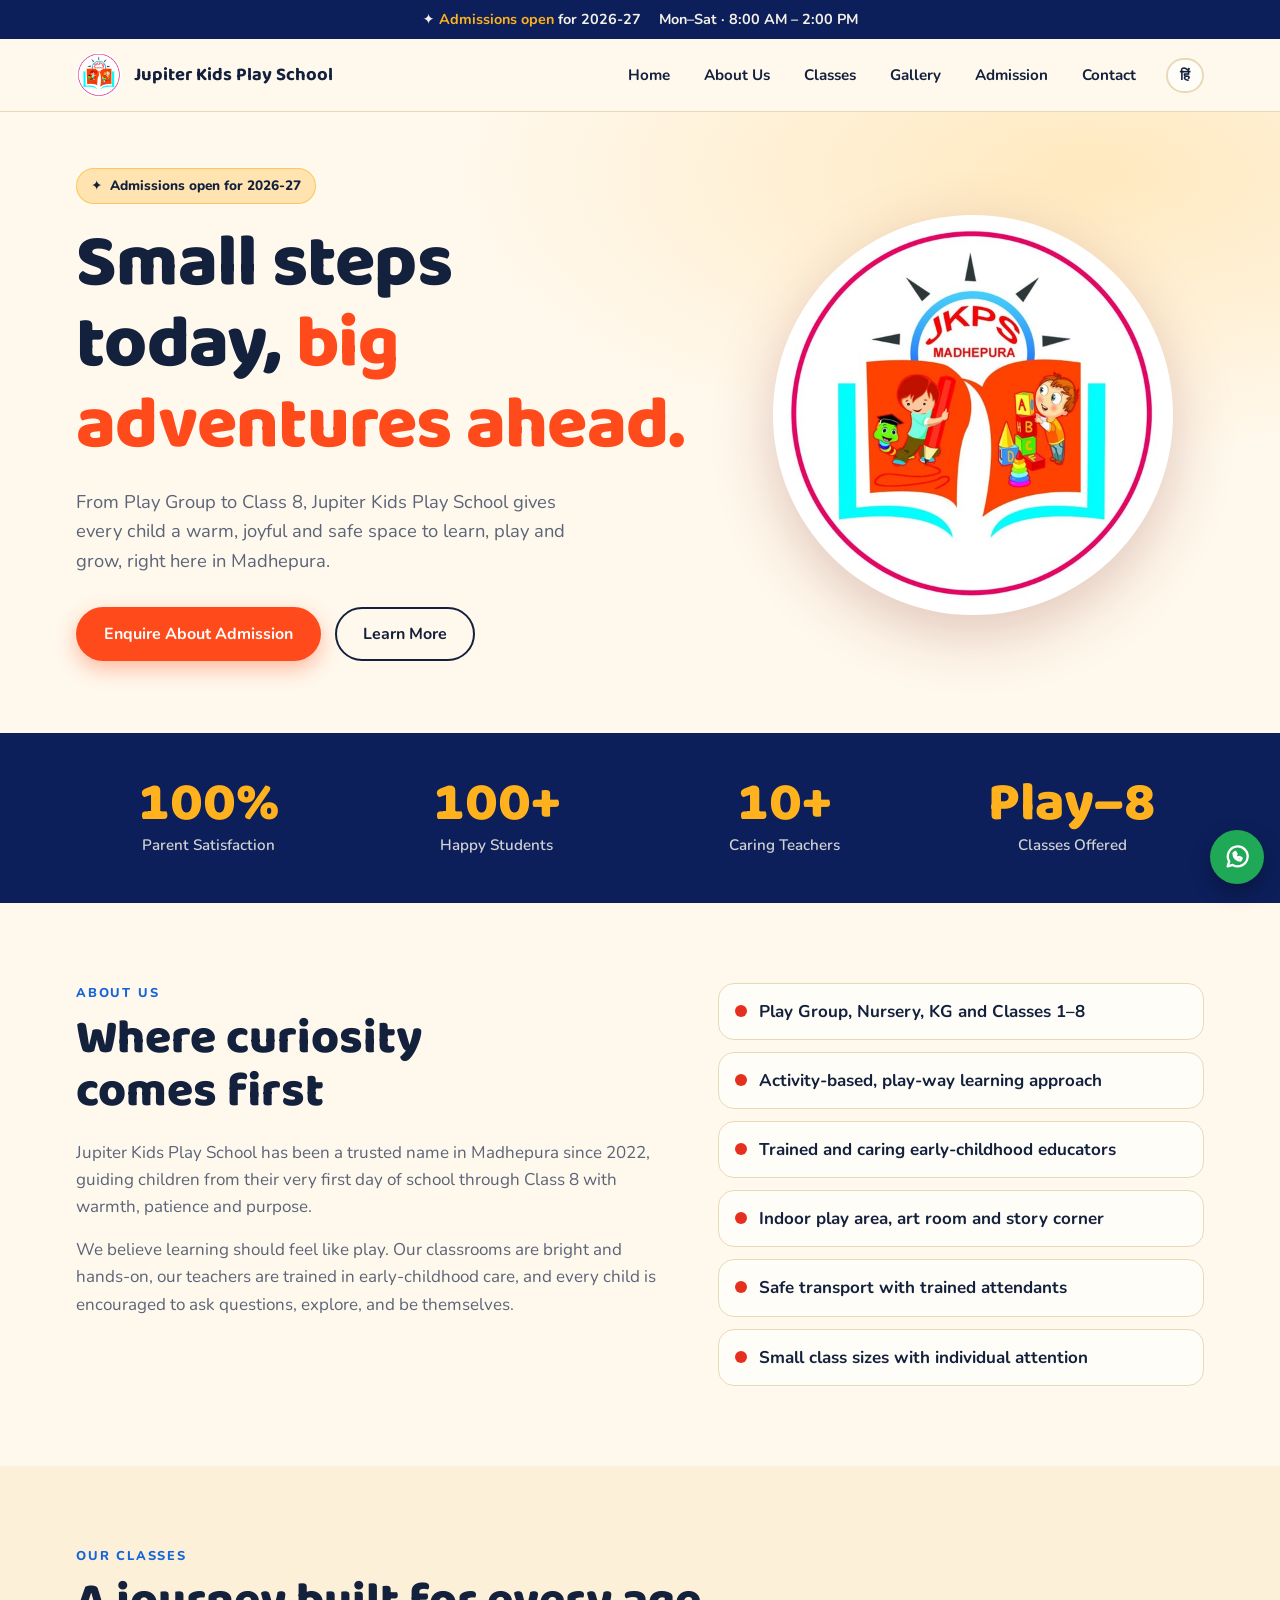
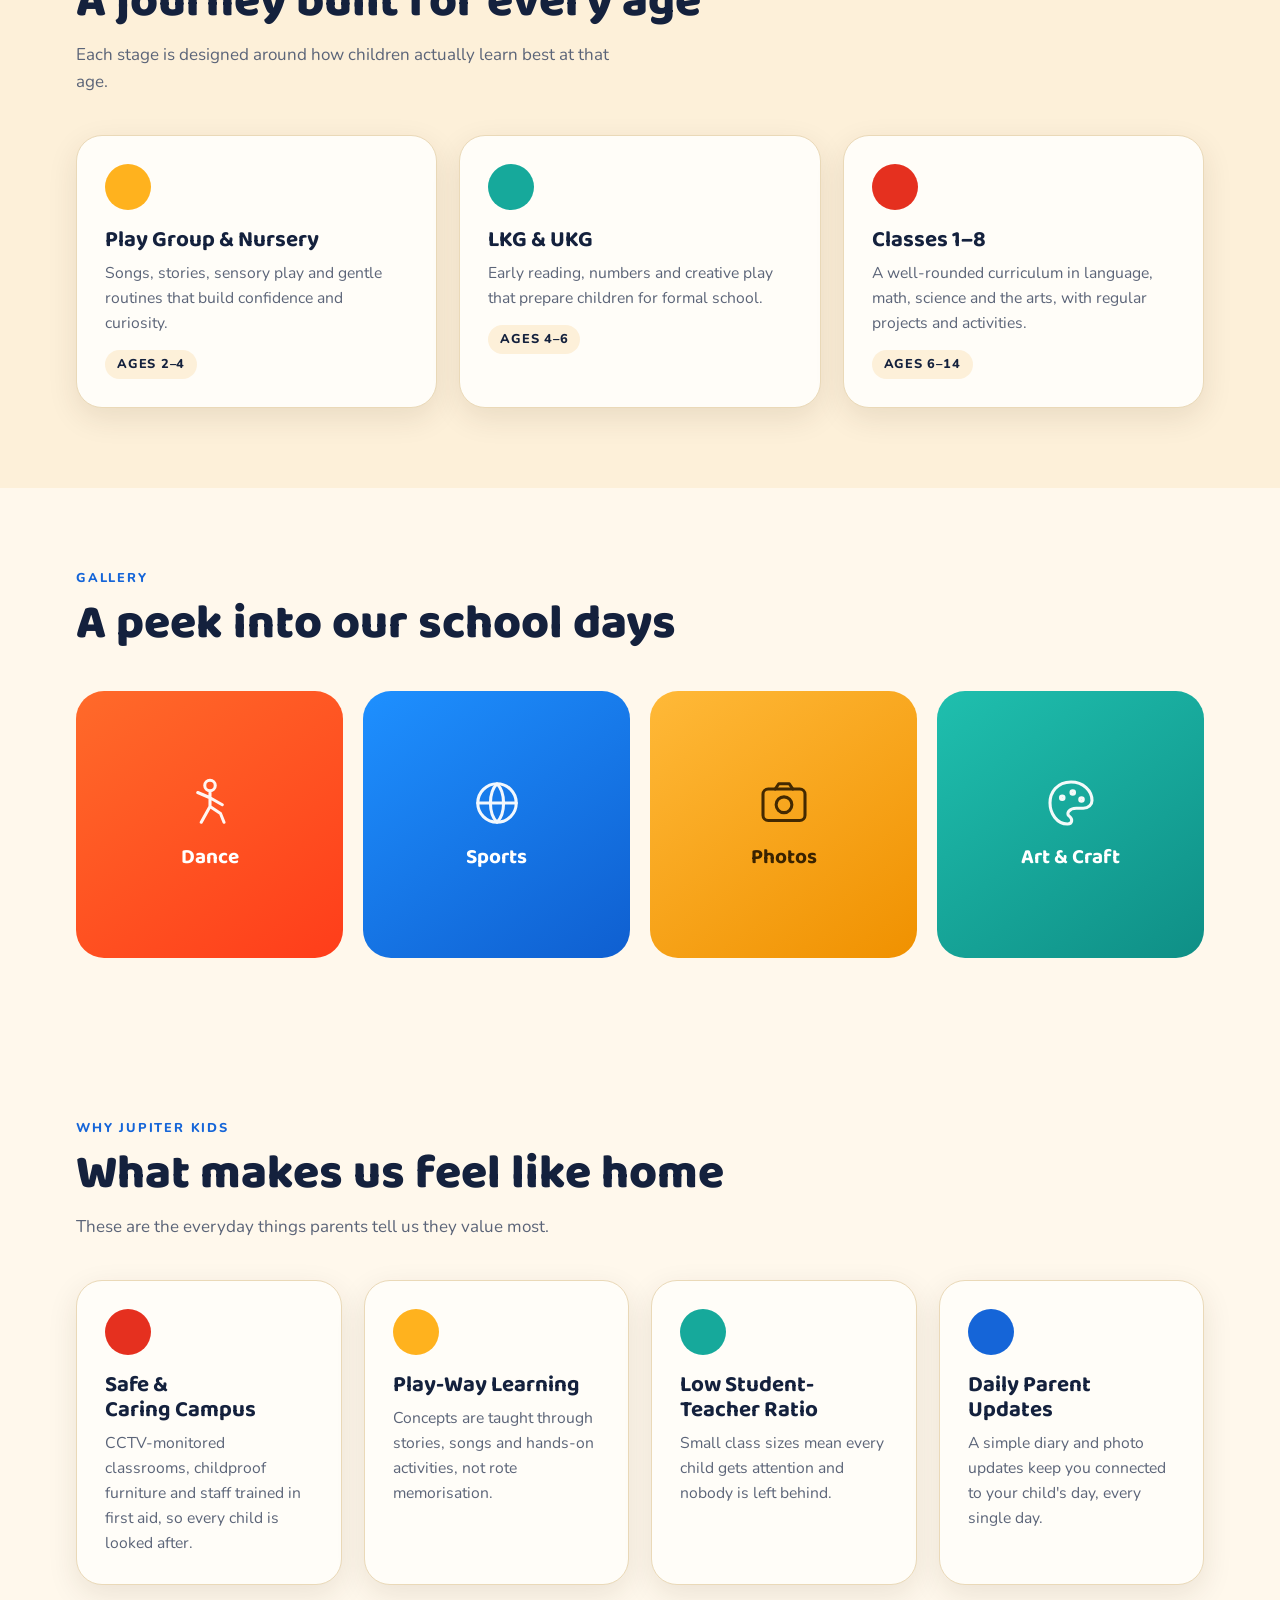
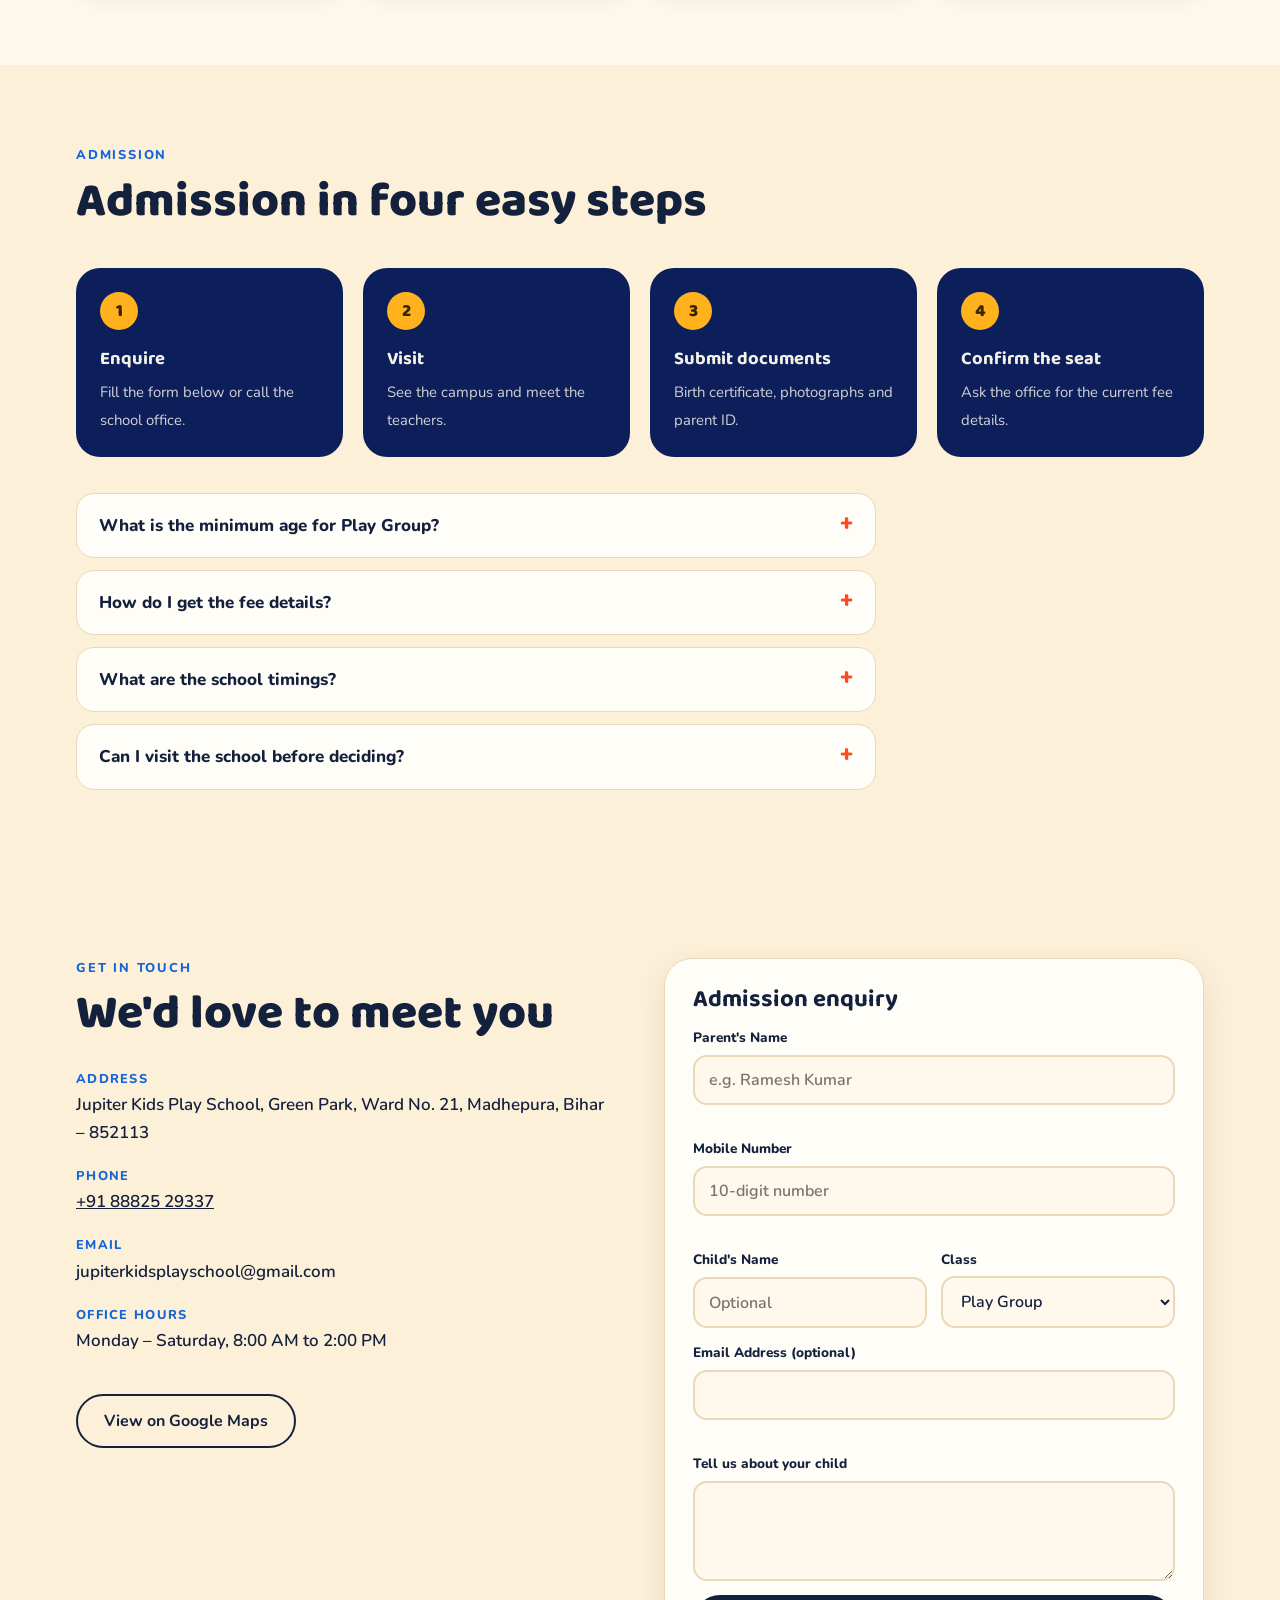
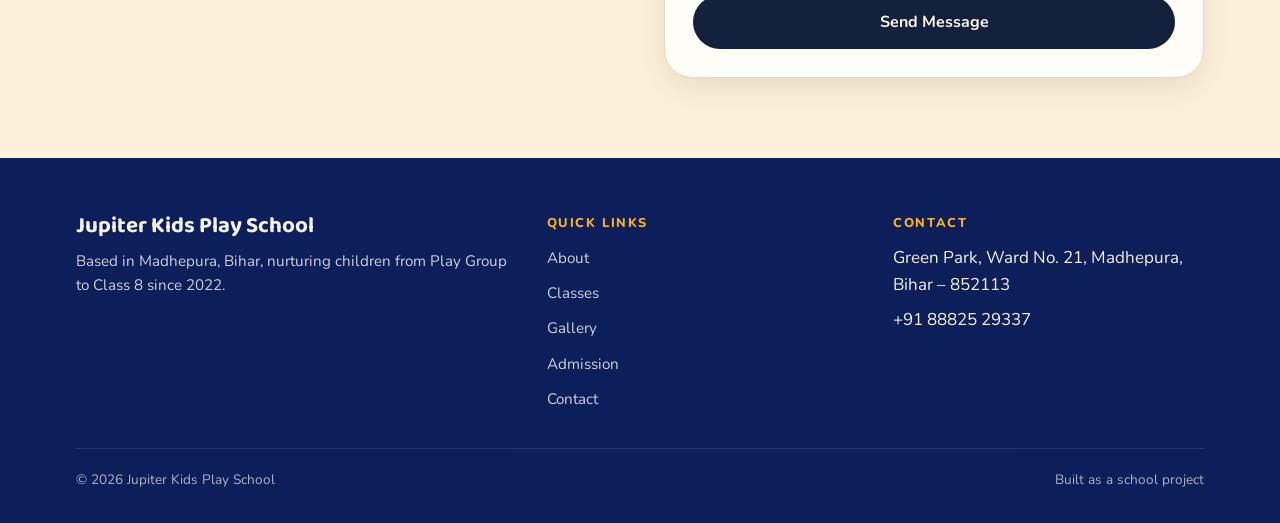
<file: index.html>
<!doctype html>
<html lang="en">
<head>
<meta charset="utf-8">
<script>
/* Runs before the page is drawn: drop any #section from the address so the browser never jumps to it. */
(function(){try{if(location.hash)history.replaceState(null,'',location.pathname+location.search);if('scrollRestoration' in history)history.scrollRestoration='manual'}catch(e){}})();
</script>
<meta name="viewport" content="width=device-width, initial-scale=1">
<title>Jupiter Kids Play School | Madhepura, Bihar</title>
<meta name="description" content="Jupiter Kids Play School, Madhepura: Play Group, Nursery, LKG, UKG and Classes 1-8. Admissions open for 2026-27.">
<meta name="theme-color" content="#0c1f5b">
<link rel="icon" type="image/jpeg" href="logo.jpg">
<link rel="preconnect" href="https://fonts.googleapis.com">
<link rel="preconnect" href="https://fonts.gstatic.com" crossorigin>
<link rel="stylesheet" href="https://fonts.googleapis.com/css2?family=Baloo+2:wght@500;600;700;800&family=Nunito:wght@400;600;700;800&display=swap">
<link rel="stylesheet" href="style.css?v=4">
</head>
<body>
<div class="notice"><div class="wrap"><span>✦ <b data-hi="प्रवेश खुले हैं">Admissions open</b> <span data-hi="सत्र 2026-27 के लिए">for 2026-27</span></span><span data-hi="सोम–शनि · सुबह 8:00 से दोपहर 2:00">Mon–Sat · 8:00 AM – 2:00 PM</span></div></div>

<header class="site">
  <div class="wrap bar">
    <a class="brand" href="#home" aria-label="Jupiter Kids Play School home">
      <span class="logo" aria-hidden="true"></span>
      <span>Jupiter Kids Play School</span>
    </a>
    <button class="burger" id="burger" aria-label="Open menu" aria-expanded="false">☰</button>
    <nav class="main" id="nav" aria-label="Main">
      <a href="#home" data-hi="होम">Home</a>
      <a href="#about" data-hi="हमारे बारे में">About Us</a>
      <a href="#classes" data-hi="कक्षाएँ">Classes</a>
      <a href="#gallery" data-hi="गैलरी">Gallery</a>
      <a href="#admission" data-hi="प्रवेश">Admission</a>
      <a href="#contact" data-hi="संपर्क">Contact</a>
    </nav>
    <div class="tools">
      <button class="chip" id="lang" aria-pressed="false" aria-label="Switch language to Hindi">हिं</button>
    </div>
  </div>
</header>

<main>
<section class="hero" id="home">
  <div class="wrap grid">
    <div>
      <span class="pill">✦ <span data-hi="प्रवेश खुले हैं 2026-27">Admissions open for 2026-27</span></span>
      <h1><span data-hi="छोटे कदम आज,">Small steps today,</span> <em data-hi="बड़े सपने कल।">big adventures ahead.</em></h1>
      <p class="sub" data-hi="प्ले ग्रुप से कक्षा 8 तक, जुपिटर किड्स प्ले स्कूल हर बच्चे को सीखने, खेलने और बढ़ने के लिए एक गर्मजोशी भरा, सुरक्षित माहौल देता है। यहीं मधेपुरा में।">From Play Group to Class 8, Jupiter Kids Play School gives every child a warm, joyful and safe space to learn, play and grow, right here in Madhepura.</p>
      <div class="cta">
        <a class="btn btn-primary" href="#contact" data-hi="प्रवेश की जानकारी लें">Enquire About Admission</a>
        <a class="btn btn-ghost" href="#about" data-hi="और जानें">Learn More</a>
      </div>
    </div>
    <div class="logo crest" role="img" aria-label="JKPS Madhepura school logo"></div>
  </div>
</section>

<div class="stats"><div class="wrap grid">
  <div><b data-count="100" data-suffix="%">100%</b><span data-hi="अभिभावक संतुष्टि">Parent Satisfaction</span></div>
  <div><b data-count="100" data-suffix="+">100+</b><span data-hi="खुश विद्यार्थी">Happy Students</span></div>
  <div><b data-count="10" data-suffix="+">10+</b><span data-hi="स्नेही शिक्षक">Caring Teachers</span></div>
  <div><b>Play–8</b><span data-hi="उपलब्ध कक्षाएँ">Classes Offered</span></div>
</div></div>

<section class="about" id="about"><div class="wrap grid">
  <div>
    <span class="eyebrow" data-hi="हमारे बारे में">About Us</span>
    <h2 data-hi="जहाँ जिज्ञासा सबसे पहले आती है">Where curiosity comes first</h2>
    <p style="margin-top:20px" data-hi="जुपिटर किड्स प्ले स्कूल 2022 से मधेपुरा का भरोसेमंद नाम है। हम बच्चों को स्कूल के पहले दिन से कक्षा 8 तक, अपनापन, धैर्य और उद्देश्य के साथ आगे बढ़ाते हैं।">Jupiter Kids Play School has been a trusted name in Madhepura since 2022, guiding children from their very first day of school through Class 8 with warmth, patience and purpose.</p>
    <p data-hi="हम मानते हैं कि सीखना खेल जैसा लगना चाहिए। हमारी कक्षाएँ रंगीन हैं, शिक्षक बाल-शिक्षा में प्रशिक्षित हैं, और हर बच्चे को सवाल पूछने, खोजने और खुद जैसा रहने के लिए प्रोत्साहित किया जाता है।">We believe learning should feel like play. Our classrooms are bright and hands-on, our teachers are trained in early-childhood care, and every child is encouraged to ask questions, explore, and be themselves.</p>
  </div>
  <ul class="ticks">
    <li data-hi="प्ले ग्रुप, नर्सरी, केजी और कक्षा 1–8">Play Group, Nursery, KG and Classes 1–8</li>
    <li data-hi="गतिविधि आधारित, खेल-खेल में सीखने का तरीका">Activity-based, play-way learning approach</li>
    <li data-hi="प्रशिक्षित और स्नेही बाल-शिक्षक">Trained and caring early-childhood educators</li>
    <li data-hi="इनडोर प्ले एरिया, आर्ट रूम और स्टोरी कॉर्नर">Indoor play area, art room and story corner</li>
    <li data-hi="प्रशिक्षित सहायकों के साथ सुरक्षित परिवहन">Safe transport with trained attendants</li>
    <li data-hi="छोटी कक्षाएँ, हर बच्चे पर व्यक्तिगत ध्यान">Small class sizes with individual attention</li>
  </ul>
</div></section>

<section class="classes" id="classes"><div class="wrap">
  <span class="eyebrow" data-hi="हमारी कक्षाएँ">Our Classes</span>
  <h2 data-hi="हर उम्र के लिए बना सफ़र">A journey built for every age</h2>
  <p class="lead" data-hi="हर चरण इस तरह बना है कि बच्चे उस उम्र में जैसे सबसे अच्छा सीखते हैं, वैसे ही सीखें।">Each stage is designed around how children actually learn best at that age.</p>
  <div class="cards c3">
    <article class="card"><div class="dot" style="background:var(--gold)"></div><h3>Play Group &amp; Nursery</h3><p data-hi="गीत, कहानियाँ, संवेदी खेल और ऐसी दिनचर्या जो आत्मविश्वास और जिज्ञासा बढ़ाती है।">Songs, stories, sensory play and gentle routines that build confidence and curiosity.</p><span class="meta" data-hi="उम्र 2–4 वर्ष">Ages 2–4</span></article>
    <article class="card"><div class="dot" style="background:var(--teal)"></div><h3>LKG &amp; UKG</h3><p data-hi="शुरुआती पढ़ना, गिनती और रचनात्मक खेल, जो बच्चों को औपचारिक स्कूल के लिए तैयार करते हैं।">Early reading, numbers and creative play that prepare children for formal school.</p><span class="meta" data-hi="उम्र 4–6 वर्ष">Ages 4–6</span></article>
    <article class="card"><div class="dot" style="background:var(--red)"></div><h3 data-hi="कक्षा 1–8">Classes 1–8</h3><p data-hi="भाषा, गणित, विज्ञान और कला का संतुलित पाठ्यक्रम, नियमित प्रोजेक्ट और गतिविधियों के साथ।">A well-rounded curriculum in language, math, science and the arts, with regular projects and activities.</p><span class="meta" data-hi="उम्र 6–14 वर्ष">Ages 6–14</span></article>
  </div>
</div></section>

<section id="gallery"><div class="wrap">
  <span class="eyebrow" data-hi="गैलरी">Gallery</span>
  <h2 data-hi="हमारे स्कूल के दिनों की झलक">A peek into our school days</h2>
  <div class="gallery">
    <button class="tile dance" type="button"><svg viewBox="0 0 64 64" fill="none" stroke="currentColor" stroke-width="3.5" stroke-linecap="round" stroke-linejoin="round"><circle cx="32" cy="12" r="6"/><path d="M32 20v16M32 26l-14-6M32 26l14 8M32 36l-10 18M32 36l12 8 4 10"/></svg>Dance</button>
    <button class="tile sports" type="button"><svg viewBox="0 0 64 64" fill="none" stroke="currentColor" stroke-width="3.5" stroke-linecap="round"><circle cx="32" cy="32" r="22"/><path d="M10 32h44M32 10c-10 10-10 34 0 44M32 10c10 10 10 34 0 44"/></svg>Sports</button>
    <button class="tile photos" type="button"><svg viewBox="0 0 64 64" fill="none" stroke="currentColor" stroke-width="3.5" stroke-linecap="round" stroke-linejoin="round"><rect x="8" y="16" width="48" height="36" rx="6"/><circle cx="32" cy="34" r="9"/><path d="M22 16l4-6h12l4 6"/></svg>Photos</button>
    <button class="tile art" type="button"><svg viewBox="0 0 64 64" fill="none" stroke="currentColor" stroke-width="3.5" stroke-linecap="round" stroke-linejoin="round"><path d="M32 8C16 8 8 20 8 32s8 24 20 24c6 0 6-6 2-9s0-9 8-9h8c6 0 10-4 10-9C56 18 46 8 32 8z"/><circle cx="22" cy="26" r="2"/><circle cx="34" cy="20" r="2"/><circle cx="44" cy="28" r="2"/></svg>Art &amp; Craft</button>
  </div>
</div></section>

<section id="why"><div class="wrap">
  <span class="eyebrow" data-hi="जुपिटर किड्स क्यों">Why Jupiter Kids</span>
  <h2 data-hi="हमें घर जैसा क्या बनाता है">What makes us feel like home</h2>
  <p class="lead" data-hi="ये वे रोज़मर्रा की बातें हैं जो अभिभावक सबसे ज़्यादा मानते हैं।">These are the everyday things parents tell us they value most.</p>
  <div class="cards c4">
    <article class="card"><div class="dot" style="background:var(--red)"></div><h3 data-hi="सुरक्षित और स्नेही परिसर">Safe &amp; Caring Campus</h3><p data-hi="सीसीटीवी निगरानी वाली कक्षाएँ, बच्चों के अनुकूल फर्नीचर और प्राथमिक उपचार में प्रशिक्षित स्टाफ।">CCTV-monitored classrooms, childproof furniture and staff trained in first aid, so every child is looked after.</p></article>
    <article class="card"><div class="dot" style="background:var(--gold)"></div><h3 data-hi="खेल-खेल में पढ़ाई">Play-Way Learning</h3><p data-hi="अवधारणाएँ कहानियों, गीतों और गतिविधियों से सिखाई जाती हैं, रटने से नहीं।">Concepts are taught through stories, songs and hands-on activities, not rote memorisation.</p></article>
    <article class="card"><div class="dot" style="background:var(--teal)"></div><h3 data-hi="कम छात्र-शिक्षक अनुपात">Low Student-Teacher Ratio</h3><p data-hi="छोटी कक्षाओं में हर बच्चे पर ध्यान जाता है, कोई पीछे नहीं छूटता।">Small class sizes mean every child gets attention and nobody is left behind.</p></article>
    <article class="card"><div class="dot" style="background:var(--blue)"></div><h3 data-hi="रोज़ अभिभावक अपडेट">Daily Parent Updates</h3><p data-hi="एक सरल डायरी और फोटो अपडेट आपको बच्चे के हर दिन से जोड़े रखते हैं।">A simple diary and photo updates keep you connected to your child's day, every single day.</p></article>
  </div>
</div></section>

<section class="classes" id="admission"><div class="wrap">
  <span class="eyebrow" data-hi="प्रवेश">Admission</span>
  <h2 data-hi="प्रवेश चार आसान चरणों में">Admission in four easy steps</h2>
  <ol class="steps">
    <li><b data-hi="पूछताछ">Enquire</b><span data-hi="नीचे का फ़ॉर्म भरें या हमें कॉल करें।">Fill the form below or call the school office.</span></li>
    <li><b data-hi="स्कूल देखें">Visit</b><span data-hi="परिसर देखें और शिक्षकों से मिलें।">See the campus and meet the teachers.</span></li>
    <li><b data-hi="दस्तावेज़ जमा करें">Submit documents</b><span data-hi="जन्म प्रमाणपत्र, फोटो और पहचान पत्र।">Birth certificate, photographs and parent ID.</span></li>
    <li><b data-hi="सीट पक्की करें">Confirm the seat</b><span data-hi="फ़ीस की जानकारी स्कूल कार्यालय से लें।">Ask the office for the current fee details.</span></li>
  </ol>
  <div class="faq">
    <details><summary data-hi="प्ले ग्रुप के लिए न्यूनतम उम्र क्या है?">What is the minimum age for Play Group?</summary><p data-hi="प्ले ग्रुप आमतौर पर 2 वर्ष से शुरू होता है। सटीक नियम स्कूल कार्यालय से पूछ लें।">Play Group usually begins around age 2. Please confirm the exact cut-off with the school office.</p></details>
    <details><summary data-hi="फ़ीस की जानकारी कैसे मिलेगी?">How do I get the fee details?</summary><p data-hi="फ़ीस कक्षा के अनुसार अलग होती है। कृपया स्कूल कार्यालय में फ़ोन करें या आकर पूछ लें, या ऊपर के फ़ॉर्म से पूछताछ भेजें।">Fees depend on the class. Please call or visit the school office, or send an enquiry through the form below.</p></details>
    <details><summary data-hi="स्कूल कितने बजे चलता है?">What are the school timings?</summary><p data-hi="कार्यालय सोमवार से शनिवार, सुबह 8:00 से दोपहर 2:00 तक खुला रहता है।">The office is open Monday to Saturday, 8:00 AM to 2:00 PM.</p></details>
    <details><summary data-hi="क्या मैं स्कूल आकर देख सकता/सकती हूँ?">Can I visit the school before deciding?</summary><p data-hi="बिल्कुल। कार्यालय समय में आइए या पहले फ़ोन करके समय तय कर लीजिए।">Of course. Walk in during office hours, or call ahead to fix a time.</p></details>
  </div>
</div></section>

<section class="contact" id="contact"><div class="wrap grid">
  <div>
    <span class="eyebrow" data-hi="संपर्क करें">Get in Touch</span>
    <h2 data-hi="हमें आपसे मिलकर खुशी होगी">We'd love to meet you</h2>
    <dl class="info">
      <div><dt data-hi="पता">Address</dt><dd>Jupiter Kids Play School, Green Park, Ward No. 21, Madhepura, Bihar – 852113</dd></div>
      <div><dt data-hi="फ़ोन">Phone</dt><dd><a href="tel:+918882529337">+91 88825 29337</a></dd></div>
      <div><dt>Email</dt><dd>jupiterkidsplayschool@gmail.com</dd></div>
      <div><dt data-hi="कार्यालय समय">Office Hours</dt><dd data-hi="सोमवार – शनिवार, सुबह 8:00 से दोपहर 2:00">Monday – Saturday, 8:00 AM to 2:00 PM</dd></div>
    </dl>
    <a class="btn btn-ghost mapbtn" target="_blank" rel="noopener" href="https://maps.app.goo.gl/9L8xkujaXvbRrHBC6?g_st=ac" data-hi="Google Maps पर देखें">View on Google Maps</a>
  </div>

  <form class="enq" id="enq" novalidate>
    <h3 data-hi="प्रवेश पूछताछ">Admission enquiry</h3>
    <label for="pname"><span data-hi="अभिभावक का नाम">Parent's Name</span><input id="pname" autocomplete="name" placeholder="e.g. Ramesh Kumar"><span class="err" id="e-pname"></span></label>
    <label for="phone"><span data-hi="मोबाइल नंबर">Mobile Number</span><input id="phone" inputmode="tel" autocomplete="tel" placeholder="10-digit number"><span class="err" id="e-phone"></span></label>
    <div class="two">
      <label for="cname"><span data-hi="बच्चे का नाम">Child's Name</span><input id="cname" placeholder="Optional"></label>
      <label for="cls"><span data-hi="कक्षा">Class</span>
        <select id="cls"><option>Play Group</option><option>Nursery</option><option>LKG</option><option>UKG</option><option>Class 1</option><option>Class 2</option><option>Class 3</option><option>Class 4</option><option>Class 5</option><option>Class 6</option><option>Class 7</option><option>Class 8</option></select></label>
    </div>
    <label for="email"><span data-hi="ईमेल (वैकल्पिक)">Email Address (optional)</span><input id="email" type="email" autocomplete="email"><span class="err" id="e-email"></span></label>
    <label for="msg"><span data-hi="अपने बच्चे के बारे में बताइए">Tell us about your child</span><textarea id="msg"></textarea></label>
    <button class="btn btn-dark" type="submit" data-hi="संदेश भेजें">Send Message</button>
    <div class="done" id="done" hidden>
      <p id="done-msg"></p>
      <pre id="done-text" class="done-text"></pre>
      <div class="done-btns"><a class="btn btn-primary" id="mail-send" href="#" data-hi="ईमेल ऐप">Email app</a><button class="btn btn-ghost" type="button" id="copy-enq" data-hi="विवरण कॉपी करें">Copy details</button></div>
      <p class="mini"><span data-hi="अगर ईमेल न खुले, तो विवरण कॉपी करके इस पते पर भेजें:">If the email does not open, copy the details and send them to</span> <b>jupiterkidsplayschool@gmail.com</b></p>
    </div>
  </form>
</div></section>
</main>

<footer><div class="wrap">
  <div class="grid">
    <div><h3>Jupiter Kids Play School</h3><p data-hi="मधेपुरा, बिहार में स्थित। 2022 से प्ले ग्रुप से कक्षा 8 तक बच्चों को संवार रहा है।">Based in Madhepura, Bihar, nurturing children from Play Group to Class 8 since 2022.</p></div>
    <div><h4 data-hi="त्वरित लिंक">Quick Links</h4><ul><li><a href="#about" data-hi="हमारे बारे में">About</a></li><li><a href="#classes" data-hi="कक्षाएँ">Classes</a></li><li><a href="#gallery" data-hi="गैलरी">Gallery</a></li><li><a href="#admission" data-hi="प्रवेश">Admission</a></li><li><a href="#contact" data-hi="संपर्क">Contact</a></li></ul></div>
    <div><h4 data-hi="संपर्क">Contact</h4><ul><li>Green Park, Ward No. 21, Madhepura, Bihar – 852113</li><li>+91 88825 29337</li></ul></div>
  </div>
  <div class="copy"><span>© 2026 Jupiter Kids Play School</span><span>Built as a school project</span></div>
</div></footer>

<div class="fab">
  <button class="up" id="up" aria-label="Back to top">↑</button>
  <a class="wa" target="_blank" rel="noopener" aria-label="Chat on WhatsApp" href="https://wa.me/918882529337?text=Hello%2C%20I%20would%20like%20to%20know%20about%20admission%20at%20Jupiter%20Kids%20Play%20School.">
    <svg viewBox="0 0 24 24" fill="none" stroke="currentColor" stroke-width="2" stroke-linecap="round" stroke-linejoin="round"><path d="M4 20l1.3-4.2A8.5 8.5 0 1 1 8.300 18.800z"/><path d="M9 9c0 3.500 3 6 6 6l1-2-2-1-1 .8c-1-.4-1.800-1.200-2.200-2.200L11.600 9.600l-1-2z"/></svg>
  </a>
</div>

<nav class="mbar" aria-label="Quick actions">
  <a class="mb-call" href="tel:+918882529337"><svg viewBox="0 0 24 24" fill="none" stroke="currentColor" stroke-width="2" stroke-linecap="round" stroke-linejoin="round" aria-hidden="true"><path d="M5 4h4l2 5-2.500 1.500a11 11 0 0 0 5 5L15 13l5 2v4a2 2 0 0 1-2 2A16 16 0 0 1 3 6a2 2 0 0 1 2-2z"/></svg><span data-hi="कॉल">Call</span></a>
  <a class="mb-wa" target="_blank" rel="noopener" href="https://wa.me/918882529337?text=Hello%2C%20I%20would%20like%20to%20know%20about%20admission%20at%20Jupiter%20Kids%20Play%20School."><svg viewBox="0 0 24 24" fill="none" stroke="currentColor" stroke-width="2" stroke-linecap="round" stroke-linejoin="round" aria-hidden="true"><path d="M4 20l1.300-4.200A8.500 8.500 0 1 1 8.300 18.800z"/><path d="M9 9c0 3.500 3 6 6 6l1-2-2-1-1 .8c-1-.4-1.800-1.200-2.200-2.200L11.600 9.600l-1-2z"/></svg><span>WhatsApp</span></a>
  <a class="mb-enq" href="#contact" data-hi="प्रवेश पूछताछ">Enquire</a>
</nav>

<script src="main.js?v=4"></script>
</body>
</html>
</file>
<file: style.css>
/* Layout: sticky header, cream hero with round crest, navy stats band, then stacked soft-card sections, navy footer. */
:root{
  --bg:#fff8ec; --bg-soft:#fdf0d9; --card:#fffdf8; --ink:#14213d; --muted:#5b6478;
  --navy:#0c1f5b; --navy-ink:#f4f1e8; --accent:#ff4a1c; --accent-ink:#ffffff; --gold:#ffb21e;
  --blue:#1565d8; --teal:#16a99b; --red:#e5301f; --line:#ead9b8; --shadow:0 10px 30px rgba(60,40,10,.10);
  --logo:url("logo.jpg"); --display:'Baloo 2','Trebuchet MS',system-ui,sans-serif; --body:'Nunito',system-ui,-apple-system,'Segoe UI',sans-serif;
}
@media (prefers-color-scheme:dark){:root:not([data-theme="light"]){
  --bg:#0f1426; --bg-soft:#141b33; --card:#1a2240; --ink:#f3efe4; --muted:#aab2c8;
  --navy:#070d24; --navy-ink:#f4f1e8; --accent:#ff6a3d; --line:#2a3358; --shadow:0 10px 30px rgba(0,0,0,.4); color-scheme:dark}}
:root[data-theme="dark"]{
  --bg:#0f1426; --bg-soft:#141b33; --card:#1a2240; --ink:#f3efe4; --muted:#aab2c8;
  --navy:#070d24; --navy-ink:#f4f1e8; --accent:#ff6a3d; --line:#2a3358; --shadow:0 10px 30px rgba(0,0,0,.4); color-scheme:dark}

*{box-sizing:border-box}
html{scroll-behavior:smooth;scroll-padding-top:84px}
body{background:var(--bg);color:var(--ink);font-family:var(--body);font-size:17px;line-height:1.6;margin:0}
h1,h2,h3{font-family:var(--display);line-height:1.1;margin:0;text-wrap:balance}
p{margin:0}
a{color:inherit}
:focus-visible{outline:3px solid var(--blue);outline-offset:3px;border-radius:6px}
.wrap{max-width:1160px;margin-inline:auto;padding-left:max(16px,env(safe-area-inset-left,0px));padding-right:max(16px,env(safe-area-inset-right,0px))}
section{padding-block:80px}
.eyebrow{font-weight:800;font-size:.8rem;letter-spacing:.14em;text-transform:uppercase;color:var(--blue);margin-bottom:10px;display:block}
:root[data-theme="dark"] .eyebrow{color:#7fb0ff}
@media (prefers-color-scheme:dark){:root:not([data-theme="light"]) .eyebrow{color:#7fb0ff}}
h2{font-size:clamp(2rem,4.5vw,3rem);font-weight:800}
.lead{color:var(--muted);margin-top:12px;max-width:56ch}
.btn{display:inline-flex;align-items:center;justify-content:center;gap:8px;font:700 1rem var(--body);padding:14px 26px;border-radius:999px;border:2px solid transparent;cursor:pointer;text-decoration:none;transition:transform .15s,box-shadow .15s}
.btn:hover{transform:translateY(-2px)}
.btn-primary{background:var(--accent);color:var(--accent-ink);box-shadow:0 8px 20px rgba(255,74,28,.35)}
.btn-ghost{background:transparent;border-color:var(--ink);color:var(--ink)}
.btn-dark{background:var(--ink);color:var(--bg)}

/* Notice bar */
.notice{background:var(--navy);color:var(--navy-ink);font-size:.9rem;font-weight:700;padding-block:8px;text-align:center}
.notice .wrap{display:flex;gap:6px 18px;justify-content:center;flex-wrap:wrap}
.notice b{color:var(--gold)}

/* Header */
header.site{position:sticky;top:env(safe-area-inset-top,0px);z-index:30;background:color-mix(in srgb,var(--bg) 92%,transparent);backdrop-filter:blur(10px);border-bottom:1px solid var(--line)}
.bar{display:flex;align-items:center;gap:16px;min-height:72px}
.brand{display:flex;align-items:center;gap:12px;text-decoration:none;font:700 1.15rem var(--display);min-width:0}
.logo{background:var(--logo) center/cover no-repeat #fff;border-radius:50%;flex:none}
.brand .logo{width:46px;height:46px}
nav.main{margin-left:auto;display:flex;align-items:center;gap:6px}
nav.main a{text-decoration:none;font-weight:700;padding:8px 14px;border-radius:999px;font-size:.95rem}
nav.main a:hover,nav.main a.on{background:var(--bg-soft)}
.tools{display:flex;gap:8px;align-items:center}
.chip{font:800 .85rem var(--body);border:2px solid var(--line);background:var(--card);color:var(--ink);border-radius:999px;padding:6px 12px;cursor:pointer}
.chip[aria-pressed="true"]{background:var(--ink);color:var(--bg);border-color:var(--ink)}
.burger{display:none;width:44px;height:44px;border-radius:12px;border:2px solid var(--line);background:var(--card);color:var(--ink);cursor:pointer;font-size:1.3rem}
@media (max-width:860px){
  .burger{display:block;margin-left:auto}
  .tools{margin-left:0}
  nav.main{position:absolute;left:0;right:0;top:100%;flex-direction:column;align-items:stretch;background:var(--bg);border-bottom:1px solid var(--line);padding:10px max(16px,env(safe-area-inset-left,0px)) 16px;display:none}
  nav.main.open{display:flex}
  nav.main a{padding:12px 14px}
  .brand span{font-size:1rem}
}

/* Hero */
.hero{padding-block:56px 72px;background:radial-gradient(900px 400px at 85% 10%,color-mix(in srgb,var(--gold) 22%,transparent),transparent 70%)}
.hero .grid{display:grid;grid-template-columns:1.15fr .85fr;gap:40px;align-items:center}
.pill{display:inline-flex;gap:8px;align-items:center;background:color-mix(in srgb,var(--gold) 28%,var(--bg));border:1px solid color-mix(in srgb,var(--gold) 60%,transparent);padding:6px 14px;border-radius:999px;font-weight:800;font-size:.85rem;margin-bottom:20px}
.hero h1{font-size:clamp(2.6rem,6.4vw,4.6rem);font-weight:800;letter-spacing:-.01em}
.hero h1 em{font-style:normal;color:var(--accent)}
.hero p.sub{font-size:1.15rem;color:var(--muted);margin-top:20px;max-width:46ch}
.hero .cta{display:flex;gap:14px;flex-wrap:wrap;margin-top:32px}
.crest{justify-self:center;width:min(100%,400px);aspect-ratio:1;filter:drop-shadow(0 18px 30px rgba(120,20,10,.22));animation:float 6s ease-in-out infinite}
@keyframes float{50%{transform:translateY(-10px)}}
@media (max-width:860px){.hero .grid{grid-template-columns:1fr}.crest{order:-1;width:min(70%,280px)}}

/* Stats */
.stats{background:var(--navy);color:var(--navy-ink);padding-block:44px}
.stats .grid{display:grid;grid-template-columns:repeat(4,1fr);gap:24px;text-align:center}
.stats b{display:block;font:800 clamp(2.2rem,5vw,3.4rem) var(--display);color:var(--gold);line-height:1;font-variant-numeric:tabular-nums}
.stats span{font-size:.95rem;opacity:.85;font-weight:600}
@media (max-width:640px){.stats .grid{grid-template-columns:repeat(2,1fr);row-gap:32px}}

/* About */
.about .grid{display:grid;grid-template-columns:1.1fr .9fr;gap:48px;align-items:start}
.about p+p{margin-top:16px}
.about p{color:var(--muted)}
.ticks{list-style:none;margin:0;padding:0;display:grid;gap:12px}
.ticks li{display:flex;gap:12px;align-items:flex-start;background:var(--card);border:1px solid var(--line);border-radius:16px;padding:14px 16px;font-weight:700}
.ticks li::before{content:"";flex:none;width:12px;height:12px;border-radius:50%;background:var(--red);margin-top:7px}
@media (max-width:860px){.about .grid{grid-template-columns:1fr}}

/* Cards */
.cards{display:grid;gap:22px;margin-top:40px}
.cards.c3{grid-template-columns:repeat(3,1fr)}
.cards.c4{grid-template-columns:repeat(4,1fr)}
@media (max-width:980px){.cards.c4{grid-template-columns:repeat(2,1fr)}}
@media (max-width:760px){.cards.c3,.cards.c4{grid-template-columns:1fr}}
.card{background:var(--card);border:1px solid var(--line);border-radius:26px;padding:28px;box-shadow:var(--shadow);transition:transform .2s;min-width:0}
.card:hover{transform:translateY(-4px)}
.dot{width:46px;height:46px;border-radius:50%;margin-bottom:18px}
.card h3{font-size:1.4rem;font-weight:700;margin-bottom:8px}
.card p{color:var(--muted);font-size:.98rem}
.card .meta{display:inline-block;margin-top:14px;font-weight:800;font-size:.8rem;letter-spacing:.06em;text-transform:uppercase;color:var(--ink);background:var(--bg-soft);padding:4px 12px;border-radius:999px}
.classes{background:var(--bg-soft)}

/* Gallery */
.gallery{display:grid;grid-template-columns:repeat(4,1fr);gap:20px;margin-top:40px}
@media (max-width:860px){.gallery{grid-template-columns:repeat(2,1fr)}}
.tile{aspect-ratio:1;border-radius:28px;display:flex;flex-direction:column;align-items:center;justify-content:center;gap:10px;color:#fff;font:700 1.3rem var(--display);position:relative;overflow:hidden;cursor:pointer;border:0;transition:transform .25s}
.tile:hover{transform:rotate(-2deg) scale(1.03)}
.tile svg{width:56px;height:56px;opacity:.95}
.tile.dance{background:linear-gradient(145deg,#ff6a2a,#ff3d1a)}
.tile.sports{background:linear-gradient(145deg,#1e90ff,#0f5fd0)}
.tile.music{background:linear-gradient(145deg,#1642b8,#0b2680)}
.tile.photos{background:linear-gradient(145deg,#ffb938,#f09100);color:#3a2300}
.tile.art{background:linear-gradient(145deg,#1fbfae,#0f8f86)}
.tile.fest{background:linear-gradient(145deg,#e0407a,#b8215c)}
.tile.trip{background:linear-gradient(145deg,#7a5cf0,#4f36c4)}
.tile.yoga{background:linear-gradient(145deg,#59c24f,#2f9a35)}
.note{margin-top:18px;font-size:.9rem;color:var(--muted)}

/* Schedule */
.schedule{background:var(--bg-soft)}
.timeline{list-style:none;margin:40px 0 0;padding:0;display:grid;gap:14px;max-width:760px}
.timeline li{display:grid;grid-template-columns:110px 1fr;gap:18px;align-items:center;background:var(--card);border:1px solid var(--line);border-radius:18px;padding:16px 20px}
.timeline time{font:800 1rem var(--display);color:var(--accent);font-variant-numeric:tabular-nums}
.timeline b{display:block}
.timeline span{color:var(--muted);font-size:.93rem}
@media (max-width:520px){.timeline li{grid-template-columns:1fr;gap:2px}}

/* Admission steps */
.steps{counter-reset:s;display:grid;grid-template-columns:repeat(4,1fr);gap:20px;margin-top:40px;list-style:none;padding:0}
.steps li{counter-increment:s;background:var(--navy);color:var(--navy-ink);border-radius:24px;padding:24px;position:relative}
.steps li::before{content:counter(s);display:grid;place-items:center;width:38px;height:38px;border-radius:50%;background:var(--gold);color:#3a2300;font:800 1.1rem var(--display);margin-bottom:14px}
.steps b{display:block;font:700 1.15rem var(--display);margin-bottom:4px}
.steps span{font-size:.93rem;opacity:.85}
@media (max-width:980px){.steps{grid-template-columns:repeat(2,1fr)}}
@media (max-width:560px){.steps{grid-template-columns:1fr}}

/* FAQ */
.faq{max-width:800px;margin-top:36px;display:grid;gap:12px}
details{background:var(--card);border:1px solid var(--line);border-radius:18px;padding:0 22px}
summary{cursor:pointer;font-weight:800;padding:18px 0;list-style:none;display:flex;justify-content:space-between;gap:16px}
summary::-webkit-details-marker{display:none}
summary::after{content:"+";font:700 1.5rem/1 var(--display);color:var(--accent)}
details[open] summary::after{content:"–"}
details p{color:var(--muted);padding-bottom:18px}

/* Contact */
.contact{background:var(--bg-soft)}
.contact .grid{display:grid;grid-template-columns:1fr 1fr;gap:48px;margin-top:8px;align-items:start}
.info{display:grid;gap:20px;margin-top:28px}
.info dt{font-weight:800;font-size:.8rem;letter-spacing:.1em;text-transform:uppercase;color:var(--blue)}
:root[data-theme="dark"] .info dt{color:#7fb0ff}
@media (prefers-color-scheme:dark){:root:not([data-theme="light"]) .info dt{color:#7fb0ff}}
.info dd{margin:2px 0 0;font-weight:600;overflow-wrap:anywhere}
.mapbtn{margin-top:22px}
form.enq{background:var(--card);border:1px solid var(--line);border-radius:28px;padding:28px;box-shadow:var(--shadow);display:grid;gap:14px;min-width:0}
form.enq h3{font-size:1.5rem}
label{font-weight:800;font-size:.85rem;display:grid;gap:6px}
input,select,textarea{font:600 1rem var(--body);color:var(--ink);background:var(--bg);border:2px solid var(--line);border-radius:14px;padding:12px 14px;width:100%;min-width:0}
textarea{min-height:100px;resize:vertical}
input:focus,select:focus,textarea:focus{border-color:var(--blue);outline:none}
.err{color:var(--red);font-size:.82rem;font-weight:700;min-height:1em}
:root[data-theme="dark"] .err{color:#ff8a7a}
@media (prefers-color-scheme:dark){:root:not([data-theme="light"]) .err{color:#ff8a7a}}
.two{display:grid;grid-template-columns:1fr 1fr;gap:14px}
@media (max-width:520px){.two{grid-template-columns:1fr}}
.done{background:color-mix(in srgb,var(--teal) 18%,var(--card));border:2px solid var(--teal);border-radius:18px;padding:18px;display:grid;gap:12px}
@media (max-width:860px){.contact .grid{grid-template-columns:1fr}}

.done-text{margin:0;white-space:pre-wrap;overflow-wrap:anywhere;font:600 .85rem/1.5 var(--body);background:var(--bg);border:1px dashed var(--line);border-radius:12px;padding:12px;user-select:all}
.done-btns{display:flex;gap:10px;flex-wrap:wrap}
.done .mini{font-size:.85rem;color:var(--muted)}
.done .mini b{color:var(--ink);overflow-wrap:anywhere}
/* Footer */
footer{background:var(--navy);color:var(--navy-ink);padding-block:56px 32px}
footer .grid{display:grid;grid-template-columns:1.4fr 1fr 1fr;gap:36px}
footer h3{font-size:1.4rem;margin-bottom:10px}
footer h4{font:800 .8rem var(--body);letter-spacing:.12em;text-transform:uppercase;color:var(--gold);margin:0 0 12px}
footer p,footer a{opacity:.85;font-size:.95rem}
footer ul{list-style:none;margin:0;padding:0;display:grid;gap:8px}
footer a{text-decoration:none}footer a:hover{opacity:1;text-decoration:underline}
.copy{margin-top:36px;padding-top:20px;border-top:1px solid rgba(255,255,255,.15);display:flex;justify-content:space-between;gap:12px;flex-wrap:wrap;font-size:.85rem;opacity:.7}
@media (max-width:760px){footer .grid{grid-template-columns:1fr}}

/* Floating */
.fab{position:fixed;right:calc(16px + env(safe-area-inset-right,0px));bottom:calc(16px + env(safe-area-inset-bottom,0px));display:grid;gap:10px;z-index:40}
.fab a,.fab button{width:54px;height:54px;border-radius:50%;border:0;display:grid;place-items:center;box-shadow:0 8px 20px rgba(0,0,0,.3);cursor:pointer;text-decoration:none}
.fab .wa{background:#1fa855;color:#fff}
.fab .up{background:var(--ink);color:var(--bg);font-size:1.3rem;opacity:0;pointer-events:none;transition:opacity .2s}
.fab .up.show{opacity:1;pointer-events:auto}
.fab svg{width:28px;height:28px}
@media (max-width:640px){section{padding-block:60px}}
@media (prefers-reduced-motion:reduce){*{animation:none!important;transition:none!important;scroll-behavior:auto!important}}
[hidden]{display:none!important}
img{max-width:100%}

/* ===== Mobile-only refinements (phones). Desktop and tablet are untouched. ===== */
.mbar{display:none}
@media (max-width:640px){
  body{font-size:16px}
  section{padding-block:48px}
  h2{font-size:1.85rem}
  .lead{font-size:.98rem;margin-top:8px}
  .eyebrow{font-size:.75rem;margin-bottom:6px}
  .btn{min-height:50px;font-size:1.02rem}

  /* top bar */
  .notice{font-size:.78rem;padding-block:7px}
  .notice .wrap>span:nth-child(2){display:none}
  .bar{min-height:62px;gap:10px}
  .brand{gap:10px}
  .brand .logo{width:36px;height:36px}
  .brand span:last-child{font-size:1rem;line-height:1.15}
  .burger{width:42px;height:42px}
  nav.main a{font-size:1.05rem;padding:14px 16px}

  /* hero: centred, big thumb-friendly buttons */
  .hero{padding-block:20px 32px;text-align:center}
  .hero .grid{gap:14px}
  .crest{width:min(38%,140px)}
  .pill{font-size:.78rem;padding:6px 12px;margin-bottom:14px}
  .hero h1{font-size:2.35rem;line-height:1.08}
  .hero p.sub{font-size:1.02rem;margin:14px auto 0}
  .hero .cta{flex-direction:column;gap:10px;margin-top:22px}
  .hero .cta .btn{width:100%}

  /* stats as four small cards */
  .stats{padding-block:26px}
  .stats .grid{gap:12px;row-gap:12px}
  .stats .grid>div{background:rgba(255,255,255,.07);border:1px solid rgba(255,255,255,.12);border-radius:18px;padding:16px 8px}
  .stats b{font-size:2rem}
  .stats span{font-size:.82rem}

  /* about */
  .about .grid{gap:24px}
  .ticks{gap:8px}
  .ticks li{padding:12px 14px;font-size:.95rem;border-radius:14px}

  /* classes + why: swipeable cards instead of a long stack */
  .cards{margin-top:22px}
  .cards.c3,.cards.c4{display:flex;grid-template-columns:none;gap:14px;overflow-x:auto;scroll-snap-type:x mandatory;-webkit-overflow-scrolling:touch;margin-inline:-16px;padding:4px 16px 18px;scroll-padding-inline:16px;scrollbar-width:none}
  .cards.c3::-webkit-scrollbar,.cards.c4::-webkit-scrollbar{display:none}
  .cards.c3>.card{flex:0 0 80%;scroll-snap-align:start}
  .cards.c4>.card{flex:0 0 76%;scroll-snap-align:start}
  .card{padding:22px;border-radius:22px}
  .card:hover{transform:none}
  .dot{width:40px;height:40px;margin-bottom:14px}
  .card h3{font-size:1.25rem}
  #classes .wrap::after,#why .wrap::after{content:"Swipe for more →";display:block;text-align:right;font-size:.78rem;font-weight:700;color:var(--muted);margin-top:-6px}

  /* gallery */
  .gallery{gap:12px;margin-top:22px}
  .tile{border-radius:22px;font-size:1.1rem}
  .tile svg{width:42px;height:42px}
  .tile:hover{transform:none}

  /* admission steps: compact rows */
  .steps{grid-template-columns:1fr;gap:10px;margin-top:22px}
  .steps li{display:grid;grid-template-columns:38px 1fr;column-gap:14px;padding:16px;border-radius:18px;align-items:center}
  .steps li::before{grid-row:1/span 2;margin:0}
  .steps b{grid-column:2;margin:0;font-size:1.08rem}
  .steps span{grid-column:2}
  .faq{margin-top:22px;gap:10px}
  details{padding:0 16px;border-radius:16px}
  summary{padding:16px 0;font-size:.98rem}

  /* contact + form */
  .contact .grid{gap:26px}
  .info{margin-top:18px;gap:16px}
  .mapbtn{width:100%}
  form.enq{padding:20px;border-radius:22px;gap:10px}
  .err{min-height:0}
  label{gap:6px}
  input,select,textarea{font-size:16px;padding:14px}
  .done-btns .btn{flex:1 1 100%}

  /* footer */
  footer{padding-block:40px calc(72px + env(safe-area-inset-bottom,0px))}
  footer .grid{gap:22px}
  .copy{flex-direction:column;gap:4px;margin-top:26px}

  /* bottom action bar replaces the floating WhatsApp button */
  .fab .wa{display:none}
  .fab{bottom:calc(66px + env(safe-area-inset-bottom,0px))}
  .fab .up{width:40px;height:40px;font-size:1.1rem}
  .mbar{display:grid;grid-template-columns:1fr 1.2fr 1.2fr;gap:6px;position:fixed;left:0;right:0;bottom:0;z-index:45;background:color-mix(in srgb,var(--bg) 94%,transparent);backdrop-filter:blur(10px);border-top:1px solid var(--line);padding:6px max(12px,env(safe-area-inset-right,0px)) calc(6px + env(safe-area-inset-bottom,0px)) max(12px,env(safe-area-inset-left,0px))}
  .mbar a{display:flex;align-items:center;justify-content:center;gap:5px;min-height:38px;border-radius:12px;font-weight:800;font-size:.8rem;text-decoration:none;border:1.5px solid var(--line);background:var(--card);color:var(--ink)}
  .mbar svg{width:16px;height:16px;flex:none}
  .mbar .mb-wa{color:#1a9a4e;border-color:color-mix(in srgb,#1a9a4e 45%,var(--line))}
  .mbar .mb-enq{background:var(--accent);border-color:var(--accent);color:var(--accent-ink);box-shadow:none}
}
</file>
